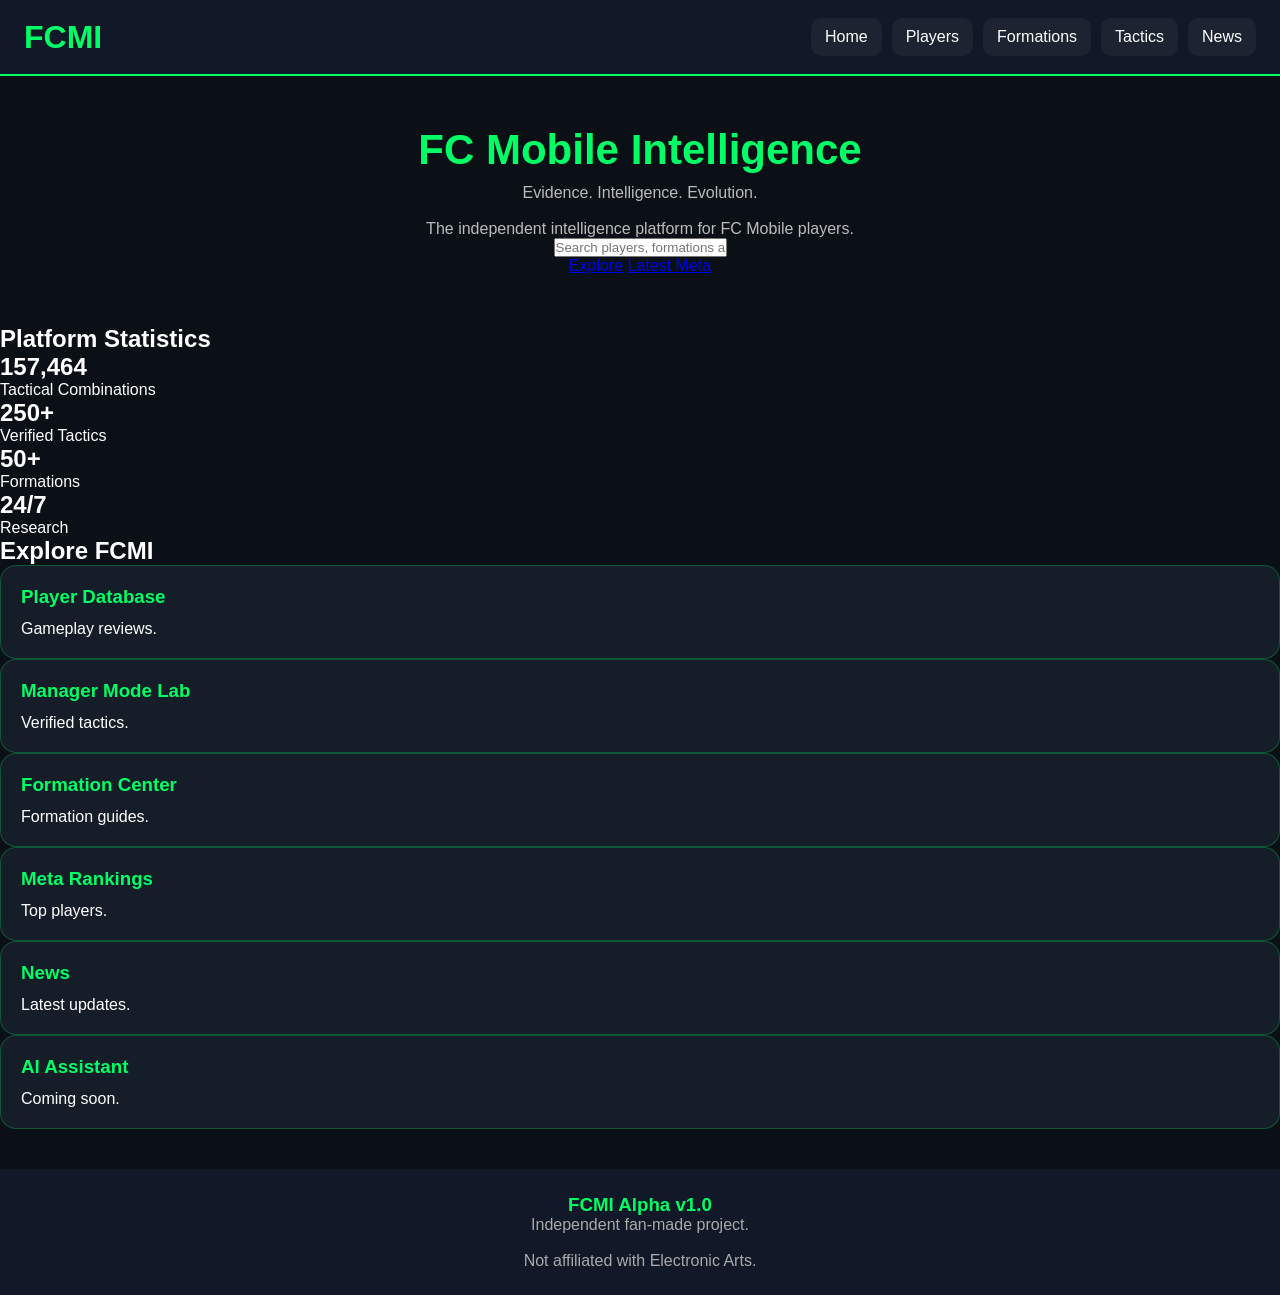
<file: index.html>
<!DOCTYPE html>
<html lang="en">
<head>
<meta charset="UTF-8">
<meta name="viewport" content="width=device-width, initial-scale=1.0">
<title>FCMI Alpha v1.0</title>
<link rel="stylesheet" href="css/style.css">
</head>
<body>
<header>
<div class="logo">FCMI</div>
<nav>
<a href="index.html">Home</a>
<a href="players.html">Players</a>
<a href="formations.html">Formations</a>
<a href="tactics.html">Tactics</a>
<a href="#">News</a>
</nav>
</header>

<section class="hero">
<h1><span>FC</span> Mobile Intelligence</h1>
<p>Evidence. Intelligence. Evolution.<br><br>The independent intelligence platform for FC Mobile players.</p>
<div class="search"><input placeholder="Search players, formations and tactics..."></div>
<div class="buttons">
<a class="btn green" href="#">Explore</a>
<a class="btn dark" href="#">Latest Meta</a>
</div>
</section>

<h2 class="section-title">Platform Statistics</h2>
<section class="stats">
<div class="stat"><h2>157,464</h2><p>Tactical Combinations</p></div>
<div class="stat"><h2>250+</h2><p>Verified Tactics</p></div>
<div class="stat"><h2>50+</h2><p>Formations</p></div>
<div class="stat"><h2>24/7</h2><p>Research</p></div>
</section>

<h2 class="section-title">Explore FCMI</h2>
<section class="cards">
<div class="card"><h3>Player Database</h3><p>Gameplay reviews.</p></div>
<div class="card"><h3>Manager Mode Lab</h3><p>Verified tactics.</p></div>
<div class="card"><h3>Formation Center</h3><p>Formation guides.</p></div>
<div class="card"><h3>Meta Rankings</h3><p>Top players.</p></div>
<div class="card"><h3>News</h3><p>Latest updates.</p></div>
<div class="card"><h3>AI Assistant</h3><p>Coming soon.</p></div>
</section>

<footer>
<h3 style="color:#00ff66">FCMI Alpha v1.0</h3>
<p>Independent fan-made project.<br><br>Not affiliated with Electronic Arts.</p>
</footer>

</body>
</html>
</file>
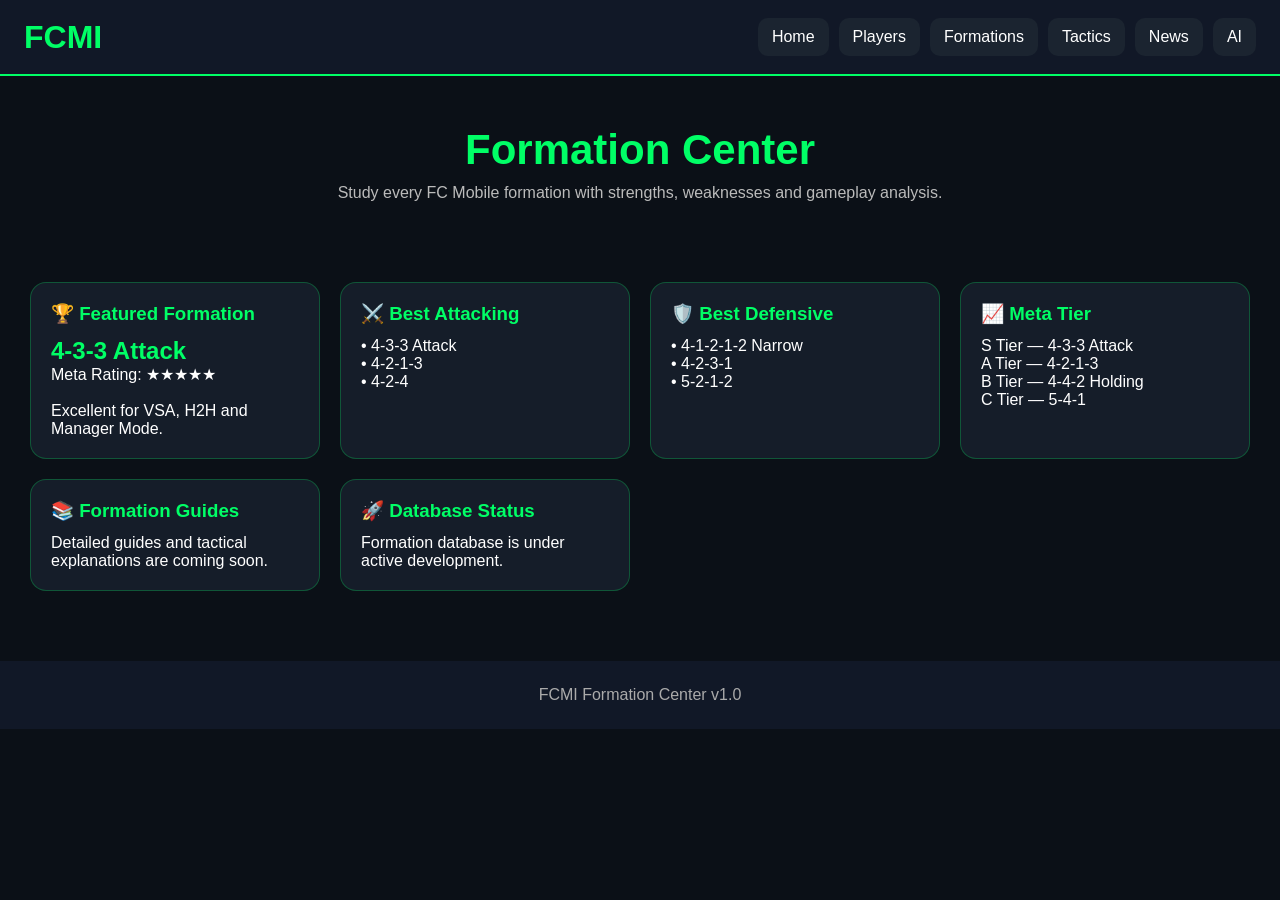
<file: formations.html>
<!DOCTYPE html>
<html lang="en">
<head>
<meta charset="UTF-8">
<meta name="viewport" content="width=device-width, initial-scale=1.0">
<title>FCMI | Formation Center</title>

<link rel="stylesheet" href="css/style.css">

</head>

<body>

<header>

<div class="logo">FCMI</div>

<nav>
<a href="index.html">Home</a>
<a href="players.html">Players</a>
<a href="formations.html">Formations</a>
<a href="tactics.html">Tactics</a>
<a href="news.html">News</a>
<a href="ai.html">AI</a>
</nav>

</header>

<section class="hero">

<h1>Formation Center</h1>

<p>
Study every FC Mobile formation with strengths,
weaknesses and gameplay analysis.
</p>

</section>

<section class="grid">

<div class="card">
<h3>🏆 Featured Formation</h3>
<h2 style="color:#00ff66;">4-3-3 Attack</h2>
<p>
Meta Rating: ★★★★★<br><br>
Excellent for VSA, H2H and Manager Mode.
</p>
</div>

<div class="card">
<h3>⚔️ Best Attacking</h3>
<p>
• 4-3-3 Attack<br>
• 4-2-1-3<br>
• 4-2-4
</p>
</div>

<div class="card">
<h3>🛡️ Best Defensive</h3>
<p>
• 4-1-2-1-2 Narrow<br>
• 4-2-3-1<br>
• 5-2-1-2
</p>
</div>

<div class="card">
<h3>📈 Meta Tier</h3>
<p>
S Tier — 4-3-3 Attack<br>
A Tier — 4-2-1-3<br>
B Tier — 4-4-2 Holding<br>
C Tier — 5-4-1
</p>
</div>

<div class="card">
<h3>📚 Formation Guides</h3>
<p>
Detailed guides and tactical explanations are coming soon.
</p>
</div>

<div class="card">
<h3>🚀 Database Status</h3>
<p>
Formation database is under active development.
</p>
</div>

</section>

<footer>

FCMI Formation Center v1.0

</footer>

</body>
</html>
</file>
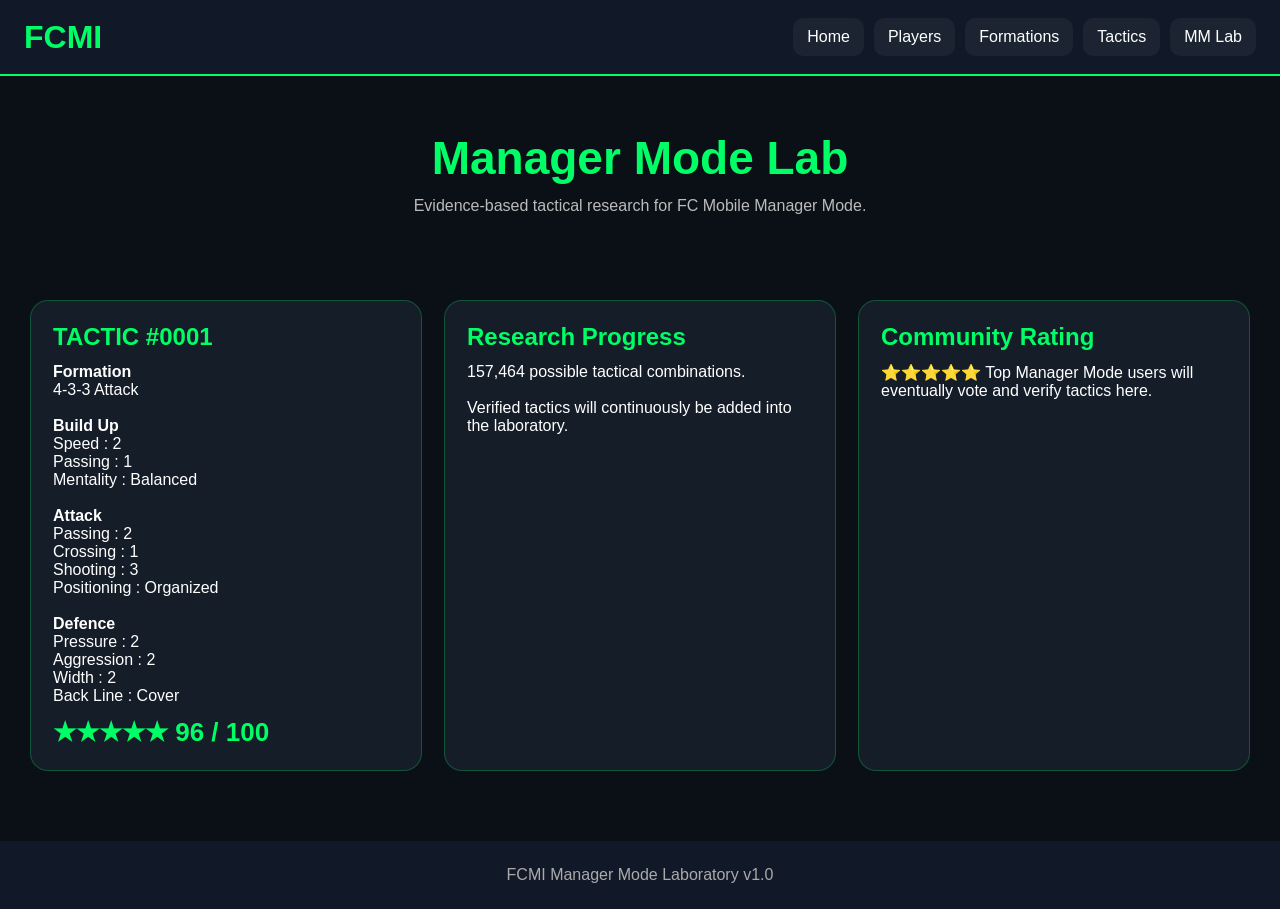
<file: manager-mode.html>
<!DOCTYPE html>
<html lang="en">
<head>
<meta charset="UTF-8">
<meta name="viewport" content="width=device-width, initial-scale=1.0">

<title>FCMI | Manager Mode Lab</title>

<style>
*{margin:0;padding:0;box-sizing:border-box;font-family:Arial,sans-serif}
body{background:#0b1017;color:#fff}
header{display:flex;justify-content:space-between;align-items:center;padding:18px 24px;background:#111827;border-bottom:2px solid #00ff66}
.logo{font-size:32px;font-weight:bold;color:#00ff66}
nav{display:flex;gap:10px;flex-wrap:wrap}
nav a{color:#fff;text-decoration:none;background:#1b2430;padding:10px 14px;border-radius:10px}

.hero{
padding:55px 20px;
text-align:center;
}

.hero h1{
font-size:46px;
color:#00ff66;
}

.hero p{
margin-top:12px;
color:#bbb;
}

.grid{
display:grid;
grid-template-columns:repeat(auto-fit,minmax(320px,1fr));
gap:22px;
padding:30px;
}

.card{
background:#151d29;
border:1px solid rgba(0,255,102,.25);
border-radius:18px;
padding:22px;
}

.card h2{
color:#00ff66;
margin-bottom:12px;
}

.rating{
font-size:26px;
color:#00ff66;
font-weight:bold;
margin-top:12px;
}

footer{
margin-top:40px;
padding:25px;
text-align:center;
background:#111827;
color:#aaa;
}
</style>

</head>

<body>

<header>

<div class="logo">FCMI</div>

<nav>
<a href="index.html">Home</a>
<a href="players.html">Players</a>
<a href="formations.html">Formations</a>
<a href="tactics.html">Tactics</a>
<a href="manager-mode.html">MM Lab</a>
</nav>

</header>

<section class="hero">

<h1>Manager Mode Lab</h1>

<p>
Evidence-based tactical research for FC Mobile Manager Mode.
</p>

</section>

<div class="grid">

<div class="card">

<h2>TACTIC #0001</h2>

<b>Formation</b><br>
4-3-3 Attack

<br><br>

<b>Build Up</b>

<br>
Speed : 2

<br>
Passing : 1

<br>
Mentality : Balanced

<br><br>

<b>Attack</b>

<br>
Passing : 2

<br>
Crossing : 1

<br>
Shooting : 3

<br>
Positioning : Organized

<br><br>

<b>Defence</b>

<br>
Pressure : 2

<br>
Aggression : 2

<br>
Width : 2

<br>
Back Line : Cover

<div class="rating">
★★★★★
96 / 100
</div>

</div>

<div class="card">

<h2>Research Progress</h2>

157,464 possible tactical combinations.

<br><br>

Verified tactics will continuously be added into the laboratory.

</div>

<div class="card">

<h2>Community Rating</h2>

⭐⭐⭐⭐⭐

Top Manager Mode users will eventually vote and verify tactics here.

</div>

</div>

<footer>

FCMI Manager Mode Laboratory v1.0

</footer>

</body>
</html>
</file>
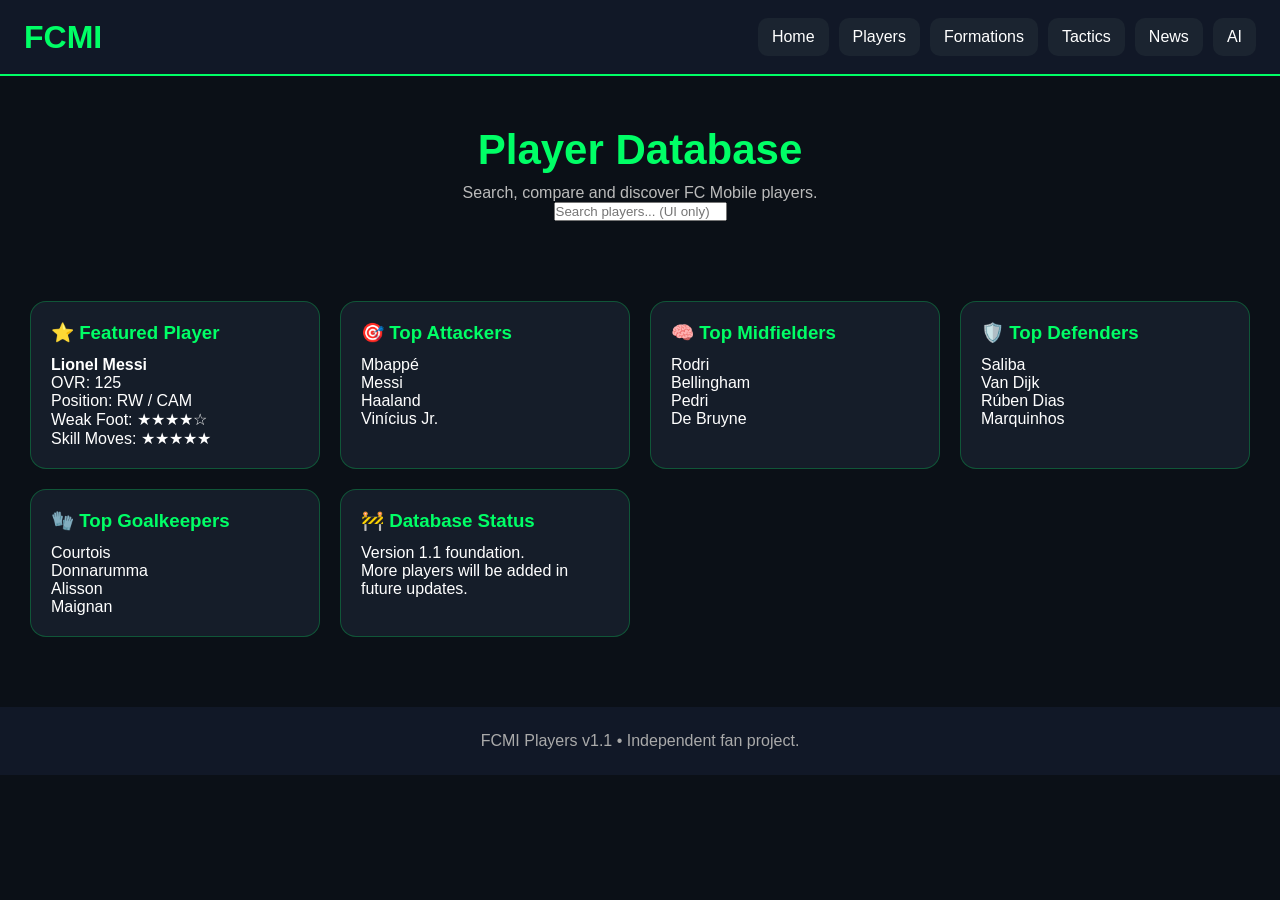
<file: players.html>
<!DOCTYPE html>
<html lang="en">
<head>
<meta charset="UTF-8">
<meta name="viewport" content="width=device-width, initial-scale=1.0">
<title>FCMI | Players</title>
<link rel="stylesheet" href="css/style.css">
</head>
<body>
<header>
<div class="logo">FCMI</div>
<nav>
<a href="index.html">Home</a>
<a href="players.html">Players</a>
<a href="formations.html">Formations</a>
<a href="tactics.html">Tactics</a>
<a href="news.html">News</a>
<a href="ai.html">AI</a>
</nav>
</header>

<section class="hero">
<h1>Player Database</h1>
<p>Search, compare and discover FC Mobile players.</p>
<div class="search">
<input type="text" placeholder="Search players... (UI only)">
</div>
</section>

<section class="grid">
<div class="card">
<h3>⭐ Featured Player</h3>
<p><b>Lionel Messi</b><br>OVR: 125<br>Position: RW / CAM<br>Weak Foot: ★★★★☆<br>Skill Moves: ★★★★★</p>
</div>
<div class="card">
<h3>🎯 Top Attackers</h3>
<p>Mbappé<br>Messi<br>Haaland<br>Vinícius Jr.</p>
</div>
<div class="card">
<h3>🧠 Top Midfielders</h3>
<p>Rodri<br>Bellingham<br>Pedri<br>De Bruyne</p>
</div>
<div class="card">
<h3>🛡️ Top Defenders</h3>
<p>Saliba<br>Van Dijk<br>Rúben Dias<br>Marquinhos</p>
</div>
<div class="card">
<h3>🧤 Top Goalkeepers</h3>
<p>Courtois<br>Donnarumma<br>Alisson<br>Maignan</p>
</div>
<div class="card">
<h3>🚧 Database Status</h3>
<p>Version 1.1 foundation.<br>More players will be added in future updates.</p>
</div>
</section>

<footer>
<p>FCMI Players v1.1 • Independent fan project.</p>
</footer>
</body>
</html>
</file>
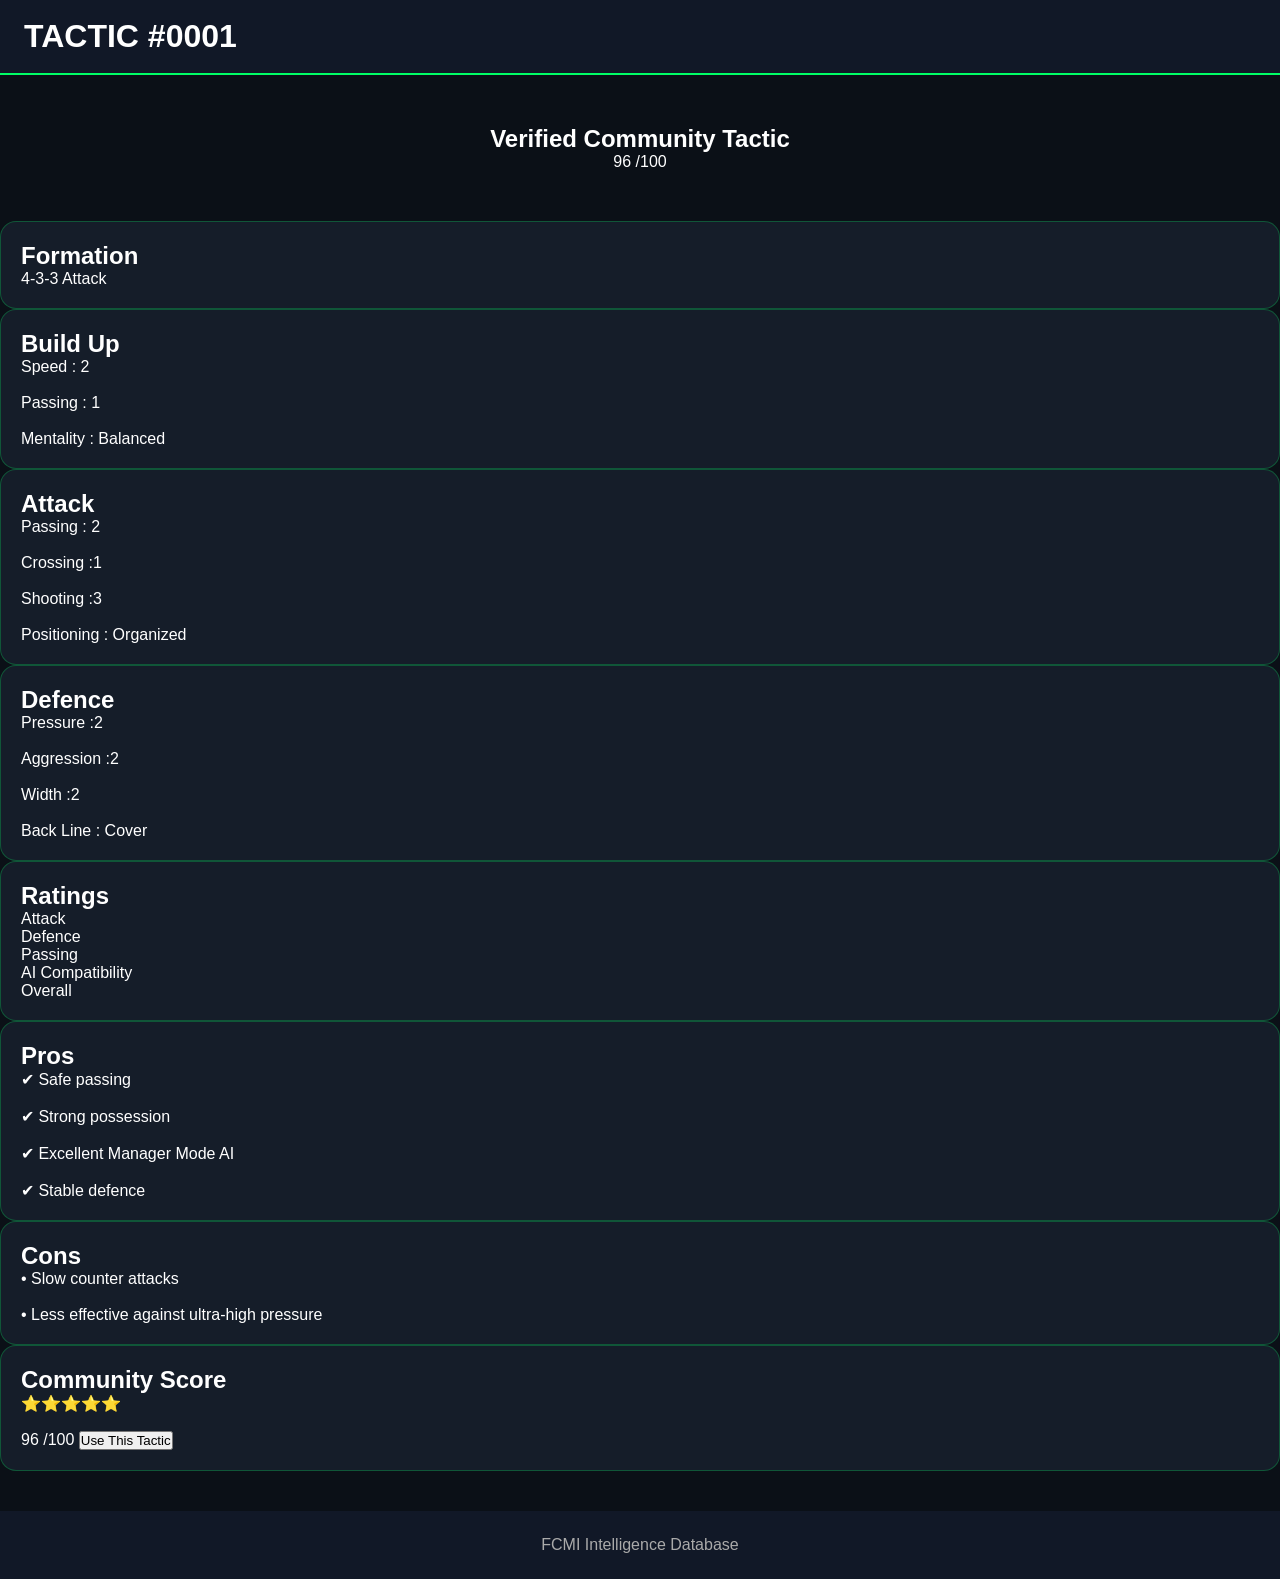
<file: tactic-0001.html>
<!DOCTYPE html>
<html>
<head>

<meta charset="UTF-8">

<meta name="viewport" content="width=device-width,initial-scale=1">

<title>TACTIC #0001 | FCMI</title>

<link rel="stylesheet" href="css/style.css">

</head>

<body>

<header>

<h1>TACTIC #0001</h1>

</header>

<section class="hero">

<h2>

Verified Community Tactic

</h2>

<div class="score">

96 /100

</div>

</section>

<div class="card">

<h2>Formation</h2>

4-3-3 Attack

</div>

<div class="card">

<h2>Build Up</h2>

Speed : 2

<br><br>

Passing : 1

<br><br>

Mentality : Balanced

</div>

<div class="card">

<h2>Attack</h2>

Passing : 2

<br><br>

Crossing :1

<br><br>

Shooting :3

<br><br>

Positioning : Organized

</div>

<div class="card">

<h2>Defence</h2>

Pressure :2

<br><br>

Aggression :2

<br><br>

Width :2

<br><br>

Back Line : Cover

</div>

<div class="card">

<h2>Ratings</h2>

Attack

<div class="bar">

<div class="fill" style="width:96%;"></div>

</div>

Defence

<div class="bar">

<div class="fill" style="width:92%;"></div>

</div>

Passing

<div class="bar">

<div class="fill" style="width:95%;"></div>

</div>

AI Compatibility

<div class="bar">

<div class="fill" style="width:98%;"></div>

</div>

Overall

<div class="bar">

<div class="fill" style="width:96%;"></div>

</div>

</div>

<div class="card">

<h2>Pros</h2>

✔ Safe passing

<br><br>

✔ Strong possession

<br><br>

✔ Excellent Manager Mode AI

<br><br>

✔ Stable defence

</div>

<div class="card">

<h2>Cons</h2>

• Slow counter attacks

<br><br>

• Less effective against ultra-high pressure

</div>

<div class="card">

<h2>Community Score</h2>

⭐⭐⭐⭐⭐

<br><br>

96 /100

<button>

Use This Tactic

</button>

</div>

<footer>

FCMI Intelligence Database

</footer>

</body>

</html>
</file>
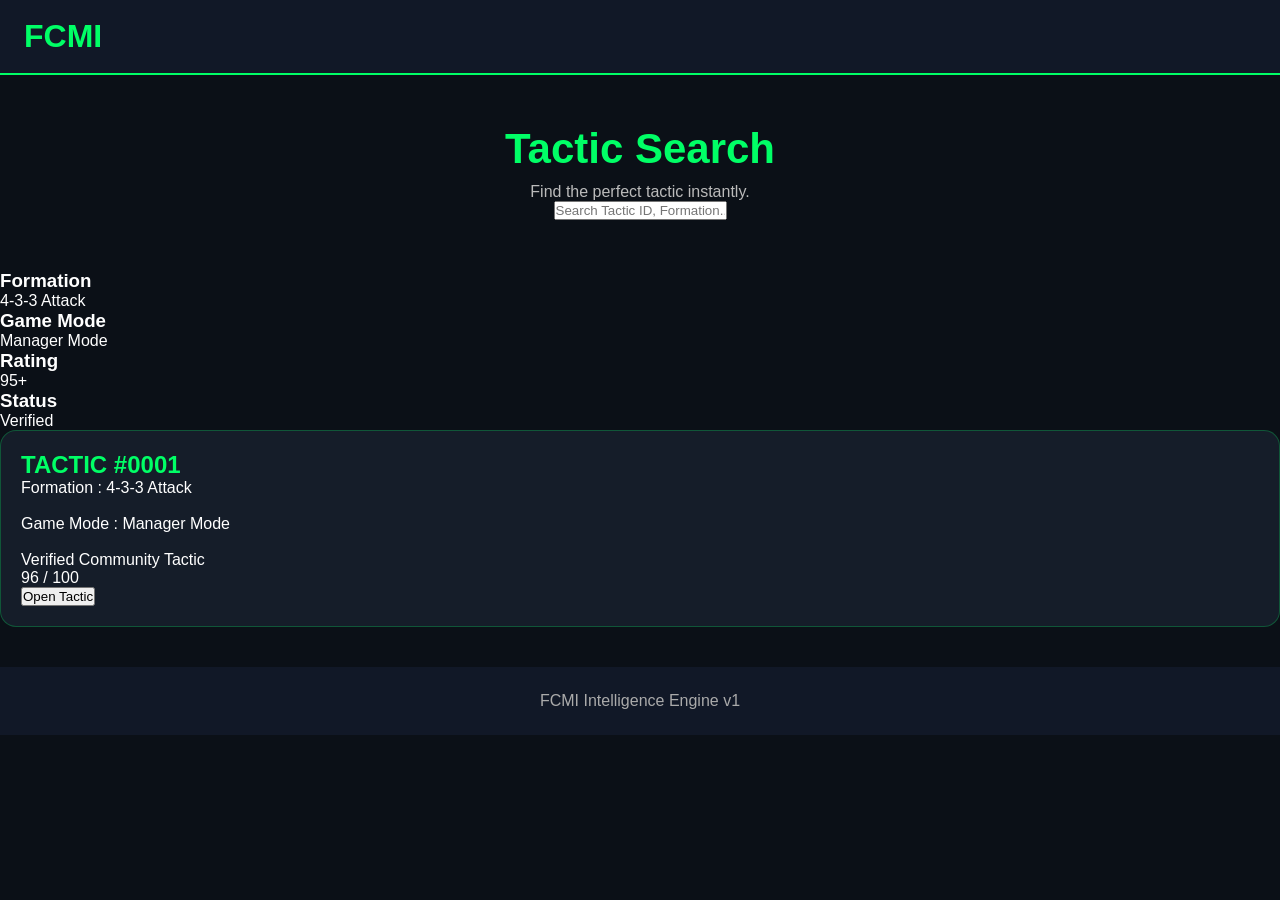
<file: tactic-search.html>
<!DOCTYPE html>
<html lang="en">
<head>
<meta charset="UTF-8">
<meta name="viewport" content="width=device-width, initial-scale=1.0">
<title>FCMI | Tactic Search</title>

<link rel="stylesheet" href="css/style.css">

</head>

<body>

<header>

<div class="logo">
FCMI
</div>

</header>

<section class="hero">

<h1>Tactic Search</h1>

<p>
Find the perfect tactic instantly.
</p>

<div class="search">

<input placeholder="Search Tactic ID, Formation...">

</div>

</section>

<section class="filters">

<div class="filter">

<h3>Formation</h3>

4-3-3 Attack

</div>

<div class="filter">

<h3>Game Mode</h3>

Manager Mode

</div>

<div class="filter">

<h3>Rating</h3>

95+

</div>

<div class="filter">

<h3>Status</h3>

Verified

</div>

</section>

<div class="card">

<h2 style="color:#00ff66;">
TACTIC #0001
</h2>

<p>

Formation : 4-3-3 Attack

<br><br>

Game Mode : Manager Mode

<br><br>

Verified Community Tactic

</p>

<div class="score">

96 / 100

</div>

<a href="tactic-0001.html">

<button>

Open Tactic

</button>

</a>

</div>

<footer>

FCMI Intelligence Engine v1

</footer>

</body>
</html>
</file>
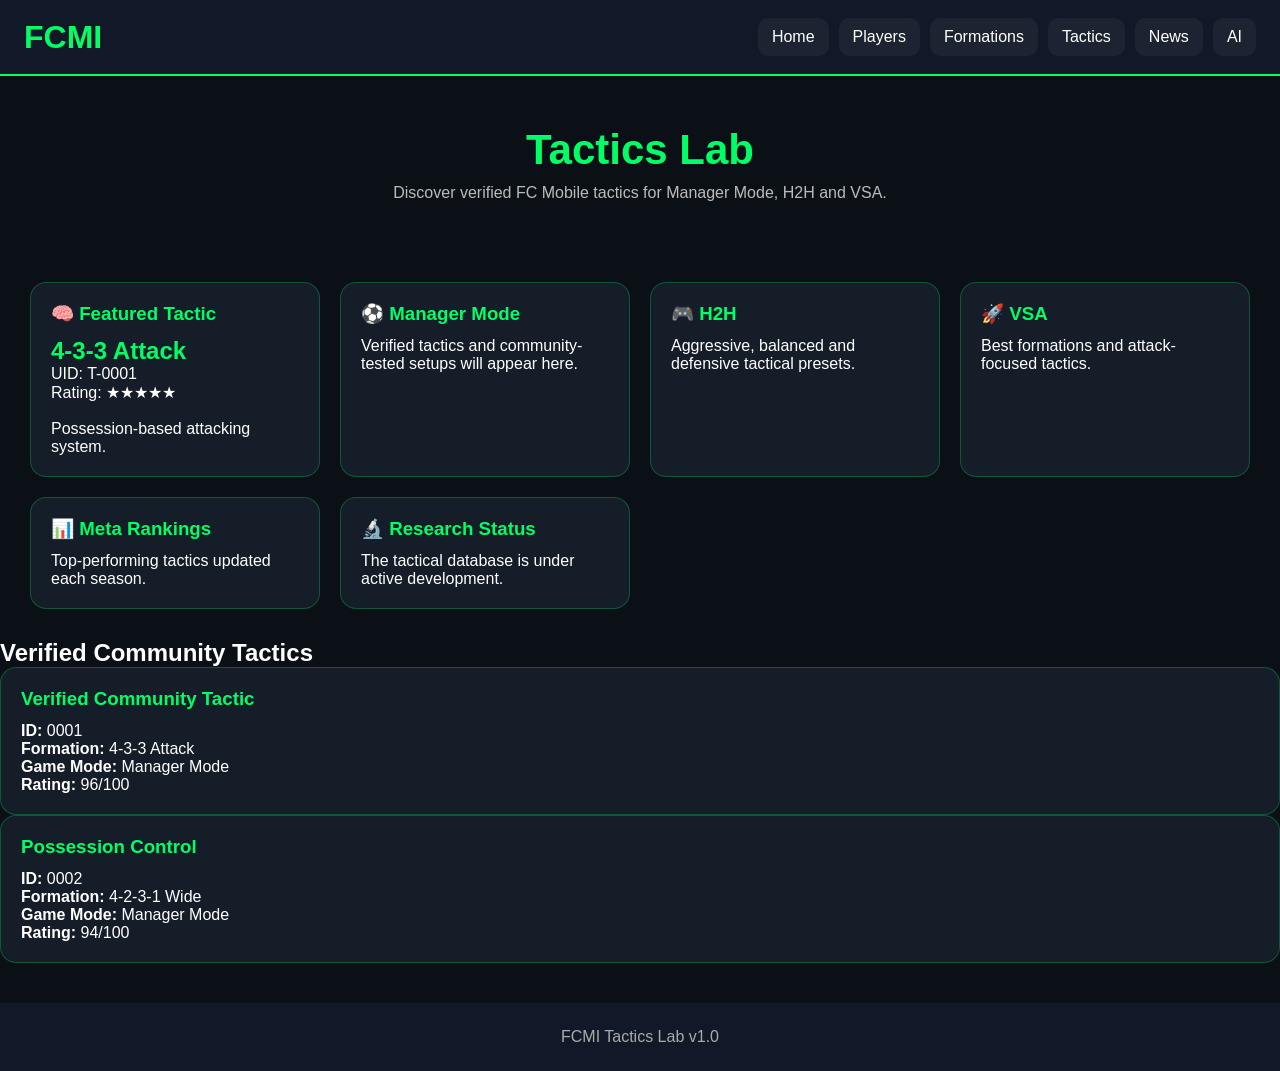
<file: tactics.html>
<!DOCTYPE html>
<html lang="en">
<head>
<meta charset="UTF-8">
<meta name="viewport" content="width=device-width, initial-scale=1.0">
<title>FCMI | Tactics Lab</title>

<link rel="stylesheet" href="css/style.css">
</head>

<body>

<header>

<div class="logo">FCMI</div>

<nav>
<a href="index.html">Home</a>
<a href="players.html">Players</a>
<a href="formations.html">Formations</a>
<a href="tactics.html">Tactics</a>
<a href="news.html">News</a>
<a href="ai.html">AI</a>
</nav>

</header>

<section class="hero">

<h1>Tactics Lab</h1>

<p>
Discover verified FC Mobile tactics for Manager Mode, H2H and VSA.
</p>

</section>

<section class="grid">

<div class="card">
<h3>🧠 Featured Tactic</h3>
<h2 style="color:#00ff66;">4-3-3 Attack</h2>
<p>
UID: T-0001<br>
Rating: ★★★★★<br><br>
Possession-based attacking system.
</p>
</div>

<div class="card">
<h3>⚽ Manager Mode</h3>
<p>
Verified tactics and community-tested setups will appear here.
</p>
</div>

<div class="card">
<h3>🎮 H2H</h3>
<p>
Aggressive, balanced and defensive tactical presets.
</p>
</div>

<div class="card">
<h3>🚀 VSA</h3>
<p>
Best formations and attack-focused tactics.
</p>
</div>

<div class="card">
<h3>📊 Meta Rankings</h3>
<p>
Top-performing tactics updated each season.
</p>
</div>

<div class="card">
<h3>🔬 Research Status</h3>
<p>
The tactical database is under active development.
</p>
</div>

</section>

<h2>Verified Community Tactics</h2>

<div id="tactics-container">
    Loading tactics...
</div>

<footer>

FCMI Tactics Lab v1.0

</footer>

<script src="js/app.js"></script>
</body>
</html>
</file>
<file: css/style.css>
*{
margin:0;
padding:0;
box-sizing:border-box;
font-family:Arial,sans-serif;
}

body{
background:#0b1017;
color:#fff;
}

header{
display:flex;
justify-content:space-between;
align-items:center;
padding:18px 24px;
background:#111827;
border-bottom:2px solid #00ff66;
flex-wrap:wrap;
}

.logo{
font-size:32px;
font-weight:bold;
color:#00ff66;
}

nav{
display:flex;
gap:10px;
flex-wrap:wrap;
}

nav a{
color:white;
text-decoration:none;
background:#1b2430;
padding:10px 14px;
border-radius:10px;
transition:.2s;
}

nav a:hover{
background:#00ff66;
color:#000;
}

.hero{
text-align:center;
padding:50px 20px;
}

.hero h1{
font-size:42px;
color:#00ff66;
}

.hero p{
color:#bbb;
margin-top:10px;
}

.grid{
display:grid;
grid-template-columns:repeat(auto-fit,minmax(260px,1fr));
gap:20px;
padding:30px;
}

.card{
background:#151d29;
border:1px solid rgba(0,255,102,.25);
border-radius:16px;
padding:20px;
}

.card h3{
color:#00ff66;
margin-bottom:12px;
}

footer{
margin-top:40px;
padding:25px;
text-align:center;
background:#111827;
color:#aaa;
}
</file>
